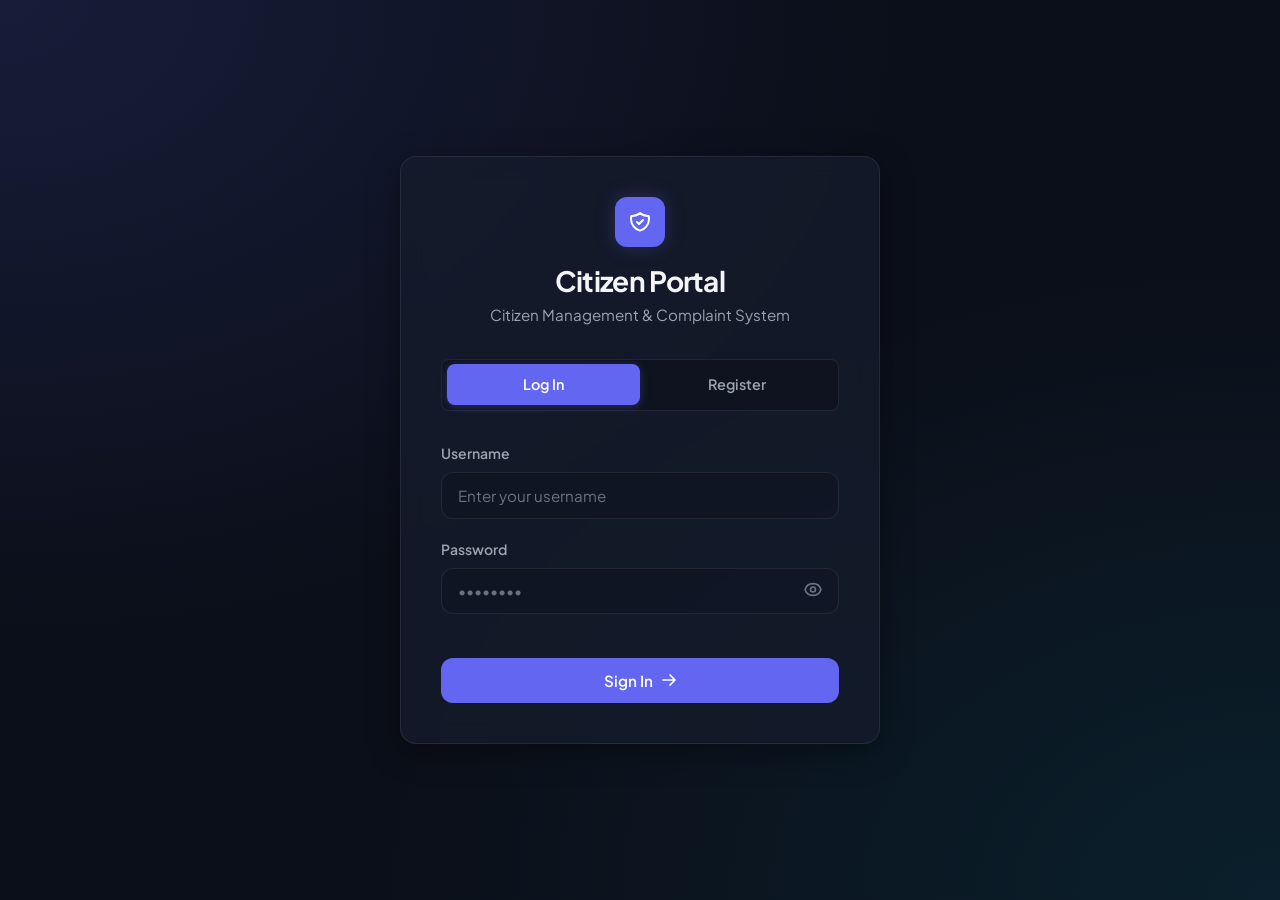
<file: index.html>
<!DOCTYPE html>
<html lang="en">
<head>
  <meta charset="UTF-8">
  <meta name="viewport" content="width=device-width, initial-scale=1.0">
  <title>User CMS Dashboard | User CMS Portal</title>
  <link rel="stylesheet" href="style.css">
</head>
<body>

  <div class="app-container">
    
    <!-- Sidebar Navigation -->
    <aside class="sidebar">
      <div class="sidebar-top">
        <div class="brand">
          <div class="brand-icon">
            <svg fill="none" stroke="currentColor" viewBox="0 0 24 24" xmlns="http://www.w3.org/2000/svg">
              <path stroke-linecap="round" stroke-linejoin="round" stroke-width="2" d="M9 12l2 2 4-4m5.618-4.016A11.955 11.955 0 0112 2.944a11.955 11.955 0 01-8.618 3.04A12.02 12.02 0 003 9c0 5.591 3.824 10.29 9 11.622 5.176-1.332 9-6.03 9-11.622 0-1.042-.133-2.052-.382-3.016z"></path>
            </svg>
          </div>
          <span class="brand-title">User CMS</span>
        </div>

        <nav>
          <ul class="nav-menu">
            <li class="nav-item active" id="nav-dashboard">
              <a href="#" onclick="switchSection('dashboard')">
                <svg fill="none" stroke="currentColor" stroke-width="2" viewBox="0 0 24 24" width="18" height="18" xmlns="http://www.w3.org/2000/svg">
                  <path stroke-linecap="round" stroke-linejoin="round" d="M4 6a2 2 0 012-2h2a2 2 0 012 2v4a2 2 0 01-2 2H6a2 2 0 01-2-2V6zM14 6a2 2 0 012-2h2a2 2 0 012 2v4a2 2 0 01-2 2h-2a2 2 0 01-2-2V6zM4 16a2 2 0 012-2h2a2 2 0 012 2v4a2 2 0 01-2 2H6a2 2 0 01-2-2v-4zM14 16a2 2 0 012-2h2a2 2 0 012 2v4a2 2 0 01-2 2h-2a2 2 0 01-2-2v-4z"></path>
                </svg>
                Overview
              </a>
            </li>
            <li class="nav-item" id="nav-profile">
              <a href="#profile-section" onclick="scrollToElement('profile-section')">
                <svg fill="none" stroke="currentColor" stroke-width="2" viewBox="0 0 24 24" width="18" height="18" xmlns="http://www.w3.org/2000/svg">
                  <path stroke-linecap="round" stroke-linejoin="round" d="M16 7a4 4 0 11-8 0 4 4 0 018 0zM12 14a7 7 0 00-7 7h14a7 7 0 00-7-7z"></path>
                </svg>
                My Profile
              </a>
            </li>
            <li class="nav-item" id="nav-history">
              <a href="#complaints-history-section" onclick="scrollToElement('complaints-history-section')">
                <svg fill="none" stroke="currentColor" stroke-width="2" viewBox="0 0 24 24" width="18" height="18" xmlns="http://www.w3.org/2000/svg">
                  <path stroke-linecap="round" stroke-linejoin="round" d="M9 5H7a2 2 0 00-2 2v12a2 2 0 002 2h10a2 2 0 002-2V7a2 2 0 00-2-2h-2M9 5a2 2 0 002 2h2a2 2 0 002-2M9 5a2 2 0 012-2h2a2 2 0 012 2m-3 7h3m-3 4h3m-6-4h.01M9 16h.01"></path>
                </svg>
                My Complaints
              </a>
            </li>
          </ul>
        </nav>
      </div>

      <!-- User Profile Box -->
      <div class="user-profile">
        <div class="user-avatar" id="avatar-initials">JS</div>
        <div class="user-details">
          <span class="user-name" id="profile-name">Jane Smith</span>
          <span class="user-citizen-id" id="profile-id">citizen@example.com</span>
        </div>
        <button class="logout-btn" onclick="logoutUser()" title="Logout">
          <svg fill="none" stroke="currentColor" stroke-width="2" viewBox="0 0 24 24" width="20" height="20" xmlns="http://www.w3.org/2000/svg">
            <path stroke-linecap="round" stroke-linejoin="round" d="M17 16l4-4m0 0l-4-4m4 4H7m6 4v1a3 3 0 01-3 3H6a3 3 0 01-3-3V7a3 3 0 013-3h4a3 3 0 013 3v1"></path>
          </svg>
        </button>
      </div>
    </aside>

    <!-- Main Content Area -->
    <main class="main-content">
      
      <!-- Top Dashboard Header -->
      <header class="dashboard-header">
        <div class="welcome-msg">
          <h1 id="welcome-text">Welcome, Jane Smith</h1>
          <p>Lodge, trace, and monitor public issues in your local constituency.</p>
        </div>
      </header>

      <!-- Stats Grid -->
      <div class="stats-grid">
        <div class="stat-card glass-panel animate-fade-in" style="animation-delay: 0.1s;">
          <div class="stat-info">
            <span class="stat-label">Total Submitted</span>
            <span class="stat-value" id="stats-total">0</span>
          </div>
          <div class="stat-icon stat-icon-total">
            <svg fill="none" stroke="currentColor" stroke-width="2" viewBox="0 0 24 24" width="24" height="24" xmlns="http://www.w3.org/2000/svg">
              <path stroke-linecap="round" stroke-linejoin="round" d="M9 12h6m-6 4h6m2 5H7a2 2 0 01-2-2V5a2 2 0 012-2h5.586a1 1 0 01.707.293l5.414 5.414a1 1 0 01.293.707V19a2 2 0 01-2 2z"></path>
            </svg>
          </div>
        </div>

        <div class="stat-card glass-panel animate-fade-in" style="animation-delay: 0.2s;">
          <div class="stat-info">
            <span class="stat-label">Pending Review</span>
            <span class="stat-value" id="stats-pending">0</span>
          </div>
          <div class="stat-icon stat-icon-pending">
            <svg fill="none" stroke="currentColor" stroke-width="2" viewBox="0 0 24 24" width="24" height="24" xmlns="http://www.w3.org/2000/svg">
              <path stroke-linecap="round" stroke-linejoin="round" d="M12 8v4l3 3m6-3a9 9 0 11-18 0 9 9 0 0118 0z"></path>
            </svg>
          </div>
        </div>

        <div class="stat-card glass-panel animate-fade-in" style="animation-delay: 0.3s;">
          <div class="stat-info">
            <span class="stat-label">In Progress</span>
            <span class="stat-value" id="stats-progress">0</span>
          </div>
          <div class="stat-icon stat-icon-progress">
            <svg fill="none" stroke="currentColor" stroke-width="2" viewBox="0 0 24 24" width="24" height="24" xmlns="http://www.w3.org/2000/svg">
              <path stroke-linecap="round" stroke-linejoin="round" d="M10.325 4.317c.426-1.756 2.924-1.756 3.35 0a1.724 1.724 0 002.573 1.066c1.543-.94 3.31.826 2.37 2.37a1.724 1.724 0 001.065 2.572c1.756.426 1.756 2.924 0 3.35a1.724 1.724 0 00-1.066 2.573c.94 1.543-.826 3.31-2.37 2.37a1.724 1.724 0 00-2.572 1.065c-.426 1.756-2.924 1.756-3.35 0a1.724 1.724 0 00-2.573-1.066c-1.543.94-3.31-.826-2.37-2.37a1.724 1.724 0 00-1.065-2.572c-1.756-.426-1.756-2.924 0-3.35a1.724 1.724 0 001.066-2.573c-.94-1.543.826-3.31 2.37-2.37.996.608 2.296.07 2.572-1.065z"></path>
              <path stroke-linecap="round" stroke-linejoin="round" d="M15 12a3 3 0 11-6 0 3 3 0 016 0z"></path>
            </svg>
          </div>
        </div>

        <div class="stat-card glass-panel animate-fade-in" style="animation-delay: 0.4s;">
          <div class="stat-info">
            <span class="stat-label">Resolved Issues</span>
            <span class="stat-value" id="stats-resolved">0</span>
          </div>
          <div class="stat-icon stat-icon-resolved">
            <svg fill="none" stroke="currentColor" stroke-width="2" viewBox="0 0 24 24" width="24" height="24" xmlns="http://www.w3.org/2000/svg">
              <path stroke-linecap="round" stroke-linejoin="round" d="M9 12l2 2 4-4m6 2a9 9 0 11-18 0 9 9 0 0118 0z"></path>
            </svg>
          </div>
        </div>
      </div>

      <!-- Dashboard Primary Sections -->
      <div class="dashboard-sections">
        
        <!-- Profile Section -->
        <section id="profile-section" class="section-card glass-panel animate-fade-in" style="animation-delay: 0.5s; display: none;">
          <h2 class="section-card-title">
            <svg fill="none" stroke="currentColor" stroke-width="2" viewBox="0 0 24 24" width="20" height="20" xmlns="http://www.w3.org/2000/svg">
              <path stroke-linecap="round" stroke-linejoin="round" d="M16 7a4 4 0 11-8 0 4 4 0 018 0zM12 14a7 7 0 00-7 7h14a7 7 0 00-7-7z"></path>
            </svg>
            Personal Details
          </h2>
          
          <form id="profile-form" onsubmit="updateProfile(event)">
            <div class="form-group">
              <label for="prof-name">Full Name</label>
              <input type="text" id="prof-name" class="input-control" required>
            </div>

            <div class="form-group">
              <label for="prof-username">Username</label>
              <input type="text" id="prof-username" class="input-control" required>
            </div>

            <div class="form-row">
              <div class="form-group">
                <label for="prof-nic">NIC Number</label>
                <input type="text" id="prof-nic" class="input-control" disabled style="opacity: 0.7; cursor: not-allowed;">
              </div>
              <div class="form-group">
                <label for="prof-email">Email Address</label>
                <input type="email" id="prof-email" class="input-control" disabled style="opacity: 0.7; cursor: not-allowed;">
              </div>
            </div>

            <div class="form-row">
              <div class="form-group">
                <label for="prof-province">Province</label>
                <select id="prof-province" class="input-control" required style="appearance: none; background-image: url('data:image/svg+xml;charset=utf-8,%3Csvg xmlns%3D%22http%3A%2F%2Fwww.w3.org%2F2000%2Fsvg%22 fill%3D%22none%22 viewBox%3D%220 0 24 24%22 stroke%3D%22%239ca3af%22 stroke-width%3D%222%22%3E%3Cpath stroke-linecap%3D%22round%22 stroke-linejoin%3D%22round%22 d%3D%22M19 9l-7 7-7-7%22%2F%3E%3C%2Fsvg%3E'); background-repeat: no-repeat; background-position: right 0.75rem center; background-size: 1.25rem;">
                  <option value="Central">Central</option>
                  <option value="Eastern">Eastern</option>
                  <option value="North Central">North Central</option>
                  <option value="Northern">Northern</option>
                  <option value="North Western">North Western</option>
                  <option value="Sabaragamuwa">Sabaragamuwa</option>
                  <option value="Southern">Southern</option>
                  <option value="Uva">Uva</option>
                  <option value="Western">Western</option>
                </select>
              </div>
              <div class="form-group">
                <label for="prof-district">District</label>
                <select id="prof-district" class="input-control" required style="appearance: none; background-image: url('data:image/svg+xml;charset=utf-8,%3Csvg xmlns%3D%22http%3A%2F%2Fwww.w3.org%2F2000%2Fsvg%22 fill%3D%22none%22 viewBox%3D%220 0 24 24%22 stroke%3D%22%239ca3af%22 stroke-width%3D%222%22%3E%3Cpath stroke-linecap%3D%22round%22 stroke-linejoin%3D%22round%22 d%3D%22M19 9l-7 7-7-7%22%2F%3E%3C%2Fsvg%3E'); background-repeat: no-repeat; background-position: right 0.75rem center; background-size: 1.25rem;">
                  <option value="Colombo">Colombo</option>
                  <option value="Gampaha">Gampaha</option>
                  <option value="Kalutara">Kalutara</option>
                  <option value="Kandy">Kandy</option>
                  <option value="Matale">Matale</option>
                  <option value="Nuwara Eliya">Nuwara Eliya</option>
                  <option value="Galle">Galle</option>
                  <option value="Matara">Matara</option>
                  <option value="Hambantota">Hambantota</option>
                  <option value="Jaffna">Jaffna</option>
                  <option value="Kilinochchi">Kilinochchi</option>
                  <option value="Mannar">Mannar</option>
                  <option value="Vavuniya">Vavuniya</option>
                  <option value="Mullaitivu">Mullaitivu</option>
                  <option value="Batticaloa">Batticaloa</option>
                  <option value="Ampara">Ampara</option>
                  <option value="Trincomalee">Trincomalee</option>
                  <option value="Kurunegala">Kurunegala</option>
                  <option value="Puttalam">Puttalam</option>
                  <option value="Anuradhapura">Anuradhapura</option>
                  <option value="Polonnaruwa">Polonnaruwa</option>
                  <option value="Badulla">Badulla</option>
                  <option value="Moneragala">Moneragala</option>
                  <option value="Ratnapura">Ratnapura</option>
                  <option value="Kegalle">Kegalle</option>
                </select>
              </div>
            </div>

            <div class="form-row">
              <div class="form-group">
                <label for="prof-birthday">Birthday</label>
                <input type="text" id="prof-birthday" class="input-control" placeholder="YYYY-MM-DD" pattern="\d{4}-\d{2}-\d{2}" title="Please enter date as YYYY-MM-DD" required>
              </div>
              <div class="form-group">
                <label for="prof-phone">Phone Number</label>
                <input type="tel" id="prof-phone" class="input-control" required>
              </div>
            </div>

            <div class="form-group">
              <label for="prof-created">Registered At (Member Since)</label>
              <input type="text" id="prof-created" class="input-control" disabled style="opacity: 0.7; cursor: not-allowed; font-weight: bold; color: var(--primary-light);">
            </div>

            <button type="submit" class="btn btn-primary" style="margin-top: 0.5rem; width: 100%;">
              Save Changes
              <svg fill="none" stroke="currentColor" stroke-width="2.5" viewBox="0 0 24 24" width="16" height="16" xmlns="http://www.w3.org/2000/svg">
                <path stroke-linecap="round" stroke-linejoin="round" d="M5 13l4 4L19 7"></path>
              </svg>
            </button>
          </form>
        </section>

        <!-- Column 2: History Board -->
        <section id="complaints-history-section" class="section-card glass-panel animate-fade-in" style="animation-delay: 0.6s;">
          <div style="display: flex; justify-content: space-between; align-items: center; margin-bottom: 1.5rem;">
            <h2 class="section-card-title" style="margin-bottom: 0;">
              <svg fill="none" stroke="currentColor" stroke-width="2" viewBox="0 0 24 24" width="20" height="20" xmlns="http://www.w3.org/2000/svg">
                <path stroke-linecap="round" stroke-linejoin="round" d="M9 12h6m-6 4h6m2 5H7a2 2 0 01-2-2V5a2 2 0 012-2h5.586a1 1 0 01.707.293l5.414 5.414a1 1 0 01.293.707V19a2 2 0 01-2 2z"></path>
              </svg>
              Complaint History
            </h2>
            <button class="btn btn-primary" onclick="toggleNewComplaintForm()">+ File New Complaint</button>
          </div>

          <!-- Hidden Form -->
          <div id="new-complaint-form-container" style="display: none; margin-bottom: 2rem; padding: 1.5rem; background: rgba(255,255,255,0.05); border-radius: 12px; border: 1px solid rgba(255,255,255,0.1);">
            <h3 style="margin-bottom: 1rem; font-size: 1.1rem;">Submit a New Complaint</h3>
            <form id="complaint-form" onsubmit="submitComplaint(event)">
              <div class="form-group">
                <label for="complaint-title">Complaint Title / Summary</label>
                <input type="text" id="complaint-title" class="input-control" placeholder="Brief outline of the issue" required>
              </div>
              <div class="form-row">
                <div class="form-group">
                  <label for="complaint-category">Issue Category</label>
                  <select id="complaint-category" class="input-control" required style="appearance: none; background-image: url('data:image/svg+xml;charset=utf-8,%3Csvg xmlns%3D%22http%3A%2F%2Fwww.w3.org%2F2000%2Fsvg%22 fill%3D%22none%22 viewBox%3D%220 0 24 24%22 stroke%3D%22%239ca3af%22 stroke-width%3D%222%22%3E%3Cpath stroke-linecap%3D%22round%22 stroke-linejoin%3D%22round%22 d%3D%22M19 9l-7 7-7-7%22%2F%3E%3C%2Fsvg%3E'); background-repeat: no-repeat; background-position: right 0.75rem center; background-size: 1.25rem;">
                    <option value="" disabled selected>Select category</option>
                    <option value="Roads & Transport">Roads & Transport</option>
                    <option value="Sanitation & Waste">Sanitation & Waste</option>
                    <option value="Water & Power">Water & Power</option>
                    <option value="Public Safety">Public Safety</option>
                    <option value="Cyber Services">Cyber Services</option>
                    <option value="Other">Other</option>
                  </select>
                </div>
                <div class="form-group">
                  <label for="complaint-urgency">Urgency Level</label>
                  <select id="complaint-urgency" class="input-control" required style="appearance: none; background-image: url('data:image/svg+xml;charset=utf-8,%3Csvg xmlns%3D%22http%3A%2F%2Fwww.w3.org%2F2000%2Fsvg%22 fill%3D%22none%22 viewBox%3D%220 0 24 24%22 stroke%3D%22%239ca3af%22 stroke-width%3D%222%22%3E%3Cpath stroke-linecap%3D%22round%22 stroke-linejoin%3D%22round%22 d%3D%22M19 9l-7 7-7-7%22%2F%3E%3C%2Fsvg%3E'); background-repeat: no-repeat; background-position: right 0.75rem center; background-size: 1.25rem;">
                    <option value="Low">Low (General suggestion/Feedback)</option>
                    <option value="Medium" selected>Medium (Standard intervention needed)</option>
                    <option value="High">High (Immediate action required)</option>
                  </select>
                </div>
              </div>
              <div class="form-group">
                <label for="complaint-location">Incident Location / Area</label>
                <input type="text" id="complaint-location" class="input-control" placeholder="Street Address, Block, Neighborhood" required>
              </div>
              <div class="form-group">
                <label for="complaint-description">Detailed Description</label>
                <textarea id="complaint-description" class="input-control textarea" placeholder="Provide as much detail as possible..." required></textarea>
              </div>
              <div style="display: flex; gap: 1rem; margin-top: 1rem;">
                <button type="button" class="btn" style="background: rgba(255,255,255,0.1); color: white; border: none; flex: 1;" onclick="toggleNewComplaintForm()">Cancel</button>
                <button type="submit" class="btn btn-primary" style="flex: 2;">Submit Complaint</button>
              </div>
            </form>
          </div>

          <div class="filter-bar">
            <!-- Search bar -->
            <div class="search-wrapper">
              <svg class="search-icon" fill="none" stroke="currentColor" stroke-width="2" viewBox="0 0 24 24" width="18" height="18" xmlns="http://www.w3.org/2000/svg">
                <path stroke-linecap="round" stroke-linejoin="round" d="M21 21l-6-6m2-5a7 7 0 11-14 0 7 7 0 0114 0z"></path>
              </svg>
              <input type="text" id="complaint-search" class="input-control" placeholder="Search by title, location or ID..." oninput="applyFilters()">
            </div>

            <!-- Status chips -->
            <div class="status-filters">
              <button class="filter-chip active" id="filter-all" onclick="filterByStatus('all')">All</button>
              <button class="filter-chip" id="filter-pending" onclick="filterByStatus('pending')">Pending</button>
              <button class="filter-chip" id="filter-progress" onclick="filterByStatus('in progress')">In Progress</button>
              <button class="filter-chip" id="filter-resolved" onclick="filterByStatus('resolved')">Resolved</button>
            </div>
          </div>

          <!-- Dynamic Complaint Cards List -->
          <div class="complaints-list" id="complaints-list-container">
            <!-- Dynamically populated or empty-state default -->
            <div class="empty-state">
              <svg fill="none" stroke="currentColor" stroke-width="1" viewBox="0 0 24 24" xmlns="http://www.w3.org/2000/svg">
                <path stroke-linecap="round" stroke-linejoin="round" d="M20.25 7.5l-.625 10.632a2.25 2.25 0 01-2.247 2.118H6.622a2.25 2.25 0 01-2.247-2.118L3.75 7.5m6 4.125l2.25 2.25m0 0l2.25 2.25m-2.25-2.25l-2.25 2.25m2.25-2.25l2.25-2.25M3.75 7.5L5.625 3.75A1.875 1.875 0 017.375 2.5h9.25c.783 0 1.482.453 1.785 1.176L20.25 7.5"></path>
              </svg>
              <p>No complaints submitted yet.</p>
            </div>
          </div>
        </section>

      </div>
    </main>
  </div>

  <!-- Detail view slide-in drawer -->
  <div class="drawer-overlay" id="drawer-overlay" onclick="closeDrawer()"></div>
  
  <div class="drawer" id="complaint-drawer">
    <div class="drawer-header">
      <div class="drawer-title-area">
        <span class="drawer-id" id="drawer-complaint-id">#CMP-1029</span>
        <h3 class="drawer-title" id="drawer-complaint-title">Broken Streetlamp</h3>
      </div>
      <button class="btn-icon" onclick="closeDrawer()" title="Close details">
        <svg fill="none" stroke="currentColor" stroke-width="2" viewBox="0 0 24 24" width="20" height="20" xmlns="http://www.w3.org/2000/svg">
          <path stroke-linecap="round" stroke-linejoin="round" d="M6 18L18 6M6 6l12 12"></path>
        </svg>
      </button>
    </div>
    
    <div class="drawer-body">
      
      <!-- Meta Information -->
      <div class="drawer-meta-grid">
        <div class="drawer-meta-item">
          <span class="drawer-section-label">Category</span>
          <div class="drawer-meta-val" id="drawer-category">Public Utilities</div>
        </div>
        <div class="drawer-meta-item">
          <span class="drawer-section-label">Urgency</span>
          <div class="drawer-meta-val" id="drawer-urgency" style="margin-top: 0.35rem;">
            <!-- Badge will go here -->
          </div>
        </div>
        <div class="drawer-meta-item">
          <span class="drawer-section-label">Lodge Date</span>
          <div class="drawer-meta-val" id="drawer-date">June 12, 2026</div>
        </div>
        <div class="drawer-meta-item">
          <span class="drawer-section-label">Location</span>
          <div class="drawer-meta-val" id="drawer-location">Main Ave, Block C</div>
        </div>
      </div>

      <!-- Description -->
      <div class="drawer-section">
        <span class="drawer-section-label">Narrative / Description</span>
        <div class="drawer-content-box" id="drawer-desc">
          Details about the issue will go here.
        </div>
      </div>

      <!-- Attached File Preview -->
      <div class="drawer-section" id="drawer-attachment-section" style="display: none;">
        <span class="drawer-section-label">Attachments</span>
        <div class="drawer-content-box" id="drawer-attachment-box">
          <!-- Attachment details here -->
        </div>
      </div>

      <!-- Interactive Progress Timeline -->
      <div class="drawer-section">
        <span class="drawer-section-label">Progress Tracking</span>
        <div class="timeline" id="drawer-timeline">
          <!-- Step 1 -->
          <div class="timeline-step" id="step-submitted">
            <div class="timeline-dot"></div>
            <div class="timeline-header">
              <span class="timeline-step-title">Complaint Filed</span>
              <span class="timeline-date" id="timeline-date-submitted">-</span>
            </div>
            <p class="timeline-desc">Lodge reported successfully. Handed over to regional administrative body.</p>
          </div>
          <!-- Step 2 -->
          <div class="timeline-step" id="step-under-review">
            <div class="timeline-dot"></div>
            <div class="timeline-header">
              <span class="timeline-step-title">Under Review</span>
              <span class="timeline-date" id="timeline-date-review">-</span>
            </div>
            <p class="timeline-desc">Assigned investigator is examining logs and location details.</p>
          </div>
          <!-- Step 3 -->
          <div class="timeline-step" id="step-in-progress">
            <div class="timeline-dot"></div>
            <div class="timeline-header">
              <span class="timeline-step-title">Action Initiated</span>
              <span class="timeline-date" id="timeline-date-progress">-</span>
            </div>
            <p class="timeline-desc">Maintenance team dispatched to initiate repairs or address the issue.</p>
          </div>
          <!-- Step 4 -->
          <div class="timeline-step" id="step-resolved">
            <div class="timeline-dot"></div>
            <div class="timeline-header">
              <span class="timeline-step-title">Resolved</span>
              <span class="timeline-date" id="timeline-date-resolved">-</span>
            </div>
            <p class="timeline-desc">Issue resolved. Closure remarks uploaded by handling unit.</p>
          </div>
        </div>
      </div>

      <!-- Action Response / Resolution Logs -->
      <div class="drawer-section" id="admin-comment-section" style="display: none;">
        <span class="drawer-section-label">Official Resolution Remarks</span>
        <div class="drawer-content-box" id="admin-comment-box" style="border-left: 4px solid var(--success);">
          Remarks...
        </div>
      </div>

    </div>
  </div>

  <!-- Toast Notification Container -->
  <div id="toast-container" class="toast-container"></div>

  <script src="app.js?v=3"></script>
</body>
</html>
</file>
<file: style.css>
@import url('https://fonts.googleapis.com/css2?family=Plus+Jakarta+Sans:wght@300;400;500;600;700;800&display=swap');

:root {
  /* Colors */
  --bg-main: #0b0f19;
  --bg-card: rgba(22, 28, 45, 0.75);
  --bg-input: rgba(15, 21, 36, 0.6);
  --border-color: rgba(255, 255, 255, 0.08);
  --border-focus: rgba(99, 102, 241, 0.5);
  
  --text-main: #f3f4f6;
  --text-muted: #9ca3af;
  --text-dimmed: #6b7280;
  
  --primary: #6366f1;
  --primary-hover: #4f46e5;
  --primary-glow: rgba(99, 102, 241, 0.25);
  
  --success: #10b981;
  --success-bg: rgba(16, 185, 129, 0.12);
  --success-border: rgba(16, 185, 129, 0.3);
  
  --warning: #f59e0b;
  --warning-bg: rgba(245, 158, 11, 0.12);
  --warning-border: rgba(245, 158, 11, 0.3);
  
  --danger: #ef4444;
  --danger-bg: rgba(239, 68, 68, 0.12);
  --danger-border: rgba(239, 68, 68, 0.3);

  --info: #06b6d4;
  --info-bg: rgba(6, 182, 212, 0.12);
  --info-border: rgba(6, 182, 212, 0.3);
  
  /* Fonts & Styling details */
  --font-sans: 'Plus Jakarta Sans', sans-serif;
  --radius-lg: 16px;
  --radius-md: 12px;
  --radius-sm: 8px;
  
  --transition-fast: 0.2s cubic-bezier(0.4, 0, 0.2, 1);
  --transition-normal: 0.3s cubic-bezier(0.4, 0, 0.2, 1);
  --transition-slow: 0.5s cubic-bezier(0.4, 0, 0.2, 1);
  
  --shadow-glow: 0 8px 32px 0 rgba(0, 0, 0, 0.37);
  --shadow-inset: inset 0 2px 4px 0 rgba(0, 0, 0, 0.2);
}

/* Reset */
*, *::before, *::after {
  box-sizing: border-box;
  margin: 0;
  padding: 0;
}

body {
  font-family: var(--font-sans);
  background-color: var(--bg-main);
  background-image: 
    radial-gradient(at 0% 0%, rgba(99, 102, 241, 0.15) 0px, transparent 50%),
    radial-gradient(at 100% 100%, rgba(6, 182, 212, 0.1) 0px, transparent 50%);
  background-attachment: fixed;
  color: var(--text-main);
  min-height: 100vh;
  overflow-x: hidden;
  line-height: 1.5;
}

/* Scrollbar */
::-webkit-scrollbar {
  width: 8px;
  height: 8px;
}
::-webkit-scrollbar-track {
  background: var(--bg-main);
}
::-webkit-scrollbar-thumb {
  background: rgba(255, 255, 255, 0.1);
  border-radius: 4px;
}
::-webkit-scrollbar-thumb:hover {
  background: rgba(255, 255, 255, 0.2);
}

/* Typography & Links */
h1, h2, h3, h4, h5, h6 {
  font-weight: 700;
  letter-spacing: -0.025em;
  line-height: 1.25;
}

a {
  color: var(--primary);
  text-decoration: none;
  transition: var(--transition-fast);
}
a:hover {
  color: var(--text-main);
}

/* Utilities / Glassmorphism Container */
.glass-panel {
  background: var(--bg-card);
  backdrop-filter: blur(12px);
  -webkit-backdrop-filter: blur(12px);
  border: 1px solid var(--border-color);
  border-radius: var(--radius-lg);
  box-shadow: var(--shadow-glow);
}

/* Animations */
@keyframes fadeIn {
  from { opacity: 0; transform: translateY(10px); }
  to { opacity: 1; transform: translateY(0); }
}

@keyframes slideInRight {
  from { transform: translateX(100%); }
  to { transform: translateX(0); }
}

@keyframes pulseGlow {
  0%, 100% { box-shadow: 0 0 15px rgba(99, 102, 241, 0.2); }
  50% { box-shadow: 0 0 25px rgba(99, 102, 241, 0.45); }
}

.animate-fade-in {
  animation: fadeIn var(--transition-normal) forwards;
}

/* Forms & Inputs */
.form-group {
  margin-bottom: 1.25rem;
  display: flex;
  flex-direction: column;
  gap: 0.5rem;
}

.form-group label {
  font-size: 0.875rem;
  font-weight: 600;
  color: var(--text-muted);
}

.input-control {
  background: var(--bg-input);
  border: 1px solid var(--border-color);
  color: var(--text-main);
  padding: 0.8rem 1rem;
  border-radius: var(--radius-md);
  font-family: var(--font-sans);
  font-size: 0.95rem;
  outline: none;
  transition: var(--transition-fast);
  width: 100%;
}

.input-control:focus {
  border-color: var(--border-focus);
  box-shadow: 0 0 0 4px var(--primary-glow);
  background-color: rgba(15, 21, 36, 0.8);
}

.input-control::placeholder {
  color: var(--text-dimmed);
}

.input-control.textarea {
  min-height: 100px;
  resize: vertical;
}

/* Buttons */
.btn {
  display: inline-flex;
  align-items: center;
  justify-content: center;
  gap: 0.5rem;
  padding: 0.8rem 1.5rem;
  border-radius: var(--radius-md);
  font-family: var(--font-sans);
  font-weight: 600;
  font-size: 0.95rem;
  cursor: pointer;
  transition: var(--transition-fast);
  border: none;
  text-align: center;
}

.btn-primary {
  background: var(--primary);
  color: white;
}

.btn-primary:hover {
  background: var(--primary-hover);
  transform: translateY(-1px);
  box-shadow: 0 4px 12px var(--primary-glow);
}

.btn-primary:active {
  transform: translateY(0);
}

.btn:disabled {
  opacity: 0.5;
  cursor: not-allowed;
  pointer-events: none;
}

.btn-outline {
  background: transparent;
  color: var(--text-muted);
  border: 1px solid var(--border-color);
}

.btn-outline:hover {
  background: rgba(255, 255, 255, 0.05);
  color: var(--text-main);
  border-color: rgba(255, 255, 255, 0.2);
}

.btn-status-pending.active {
  background: var(--danger);
  color: white;
  border-color: var(--danger);
}

.btn-status-progress.active {
  background: var(--warning);
  color: white;
  border-color: var(--warning);
}

.btn-status-resolved.active {
  background: rgba(16, 185, 129, 0.1);
  border-color: var(--success);
  color: var(--success);
}

.btn-status-rejected.active {
  background: rgba(239, 68, 68, 0.1);
  border-color: var(--danger);
  color: var(--danger);
}

.btn-secondary {
  background: rgba(255, 255, 255, 0.05);
  color: var(--text-main);
  border: 1px solid var(--border-color);
}

.btn-secondary:hover {
  background: rgba(255, 255, 255, 0.1);
  border-color: rgba(255, 255, 255, 0.2);
}

.btn-icon {
  padding: 0.5rem;
  border-radius: 50%;
  display: inline-flex;
  align-items: center;
  justify-content: center;
  color: var(--text-muted);
  cursor: pointer;
  background: transparent;
  border: none;
  transition: var(--transition-fast);
}

.btn-icon:hover {
  background: rgba(255, 255, 255, 0.08);
  color: var(--text-main);
}

/* Status Badges */
.badge {
  display: inline-flex;
  align-items: center;
  gap: 0.375rem;
  padding: 0.25rem 0.75rem;
  border-radius: 9999px;
  font-size: 0.75rem;
  font-weight: 700;
  text-transform: uppercase;
  letter-spacing: 0.05em;
  width: fit-content;
}

.badge::before {
  content: '';
  width: 6px;
  height: 6px;
  border-radius: 50%;
  background: currentColor;
}

.badge-pending {
  background: var(--danger-bg);
  color: var(--danger);
  border: 1px solid var(--danger-border);
}

.badge-progress {
  background: var(--warning-bg);
  color: var(--warning);
  border: 1px solid var(--warning-border);
}

.badge-resolved {
  background: var(--success-bg);
  color: var(--success);
  border: 1px solid var(--success-border);
}

.badge-rejected {
  background: rgba(239, 68, 68, 0.1);
  color: var(--danger);
}

.badge-priority-high {
  background: rgba(239, 68, 68, 0.15);
  color: #f87171;
  border: 1px solid rgba(239, 68, 68, 0.3);
}

.badge-priority-medium {
  background: rgba(245, 158, 11, 0.15);
  color: #fbbf24;
  border: 1px solid rgba(245, 158, 11, 0.3);
}

.badge-priority-low {
  background: rgba(6, 182, 212, 0.15);
  color: #22d3ee;
  border: 1px solid rgba(6, 182, 212, 0.3);
}

/* Toast Messages */
.toast-container {
  position: fixed;
  bottom: 2rem;
  right: 2rem;
  z-index: 1000;
  display: flex;
  flex-direction: column;
  gap: 0.75rem;
  max-width: 400px;
}

.toast {
  background: rgba(22, 28, 45, 0.95);
  border: 1px solid var(--border-color);
  padding: 1rem 1.25rem;
  border-radius: var(--radius-md);
  box-shadow: var(--shadow-glow);
  backdrop-filter: blur(8px);
  display: flex;
  align-items: center;
  gap: 0.75rem;
  animation: fadeIn 0.3s cubic-bezier(0.16, 1, 0.3, 1) forwards;
  color: var(--text-main);
  font-size: 0.9rem;
}

.toast-success { border-left: 4px solid var(--success); }
.toast-error { border-left: 4px solid var(--danger); }
.toast-info { border-left: 4px solid var(--info); }

/* ==========================================================================
   AUTHENTICATION LAYOUT & VIEWS (login.html)
   ========================================================================== */
.auth-wrapper {
  display: flex;
  align-items: center;
  justify-content: center;
  min-height: 100vh;
  padding: 1.5rem;
}

.auth-container {
  width: 100%;
  max-width: 480px;
  padding: 2.5rem;
  position: relative;
  overflow: hidden;
}

.auth-header {
  text-align: center;
  margin-bottom: 2rem;
}

.auth-logo {
  display: inline-flex;
  align-items: center;
  justify-content: center;
  width: 50px;
  height: 50px;
  border-radius: var(--radius-md);
  background: var(--primary);
  color: white;
  margin-bottom: 1rem;
  box-shadow: 0 0 20px var(--primary-glow);
}

.auth-logo svg {
  width: 24px;
  height: 24px;
}

.auth-title {
  font-size: 1.75rem;
  color: var(--text-main);
  margin-bottom: 0.35rem;
}

.auth-subtitle {
  color: var(--text-muted);
  font-size: 0.95rem;
}

.auth-tabs {
  display: flex;
  background: rgba(0, 0, 0, 0.2);
  padding: 0.3rem;
  border-radius: var(--radius-sm);
  margin-bottom: 2rem;
  border: 1px solid var(--border-color);
}

.auth-tab {
  flex: 1;
  text-align: center;
  padding: 0.6rem;
  font-weight: 600;
  font-size: 0.9rem;
  cursor: pointer;
  border-radius: var(--radius-sm);
  transition: var(--transition-fast);
  color: var(--text-muted);
}

.auth-tab.active {
  background: var(--primary);
  color: white;
  box-shadow: 0 2px 10px rgba(99, 102, 241, 0.3);
}

.auth-form {
  display: none;
}

.auth-form.active {
  display: block;
  animation: fadeIn 0.4s ease forwards;
}

.password-input-wrapper {
  position: relative;
}

.password-input-wrapper input {
  padding-right: 3rem;
}

.password-toggle {
  position: absolute;
  right: 0.75rem;
  top: 50%;
  transform: translateY(-50%);
  background: transparent;
  border: none;
  color: var(--text-dimmed);
  cursor: pointer;
  padding: 0.25rem;
}

.password-toggle:hover {
  color: var(--text-main);
}

/* ==========================================================================
   APP / DASHBOARD LAYOUT & VIEWS (index.html)
   ========================================================================== */
.app-container {
  display: grid;
  grid-template-columns: 280px 1fr;
  min-height: 100vh;
}

/* Sidebar Styling */
.sidebar {
  border-right: 1px solid var(--border-color);
  background: rgba(15, 21, 36, 0.9);
  padding: 2rem 1.5rem;
  display: flex;
  flex-direction: column;
  justify-content: space-between;
  backdrop-filter: blur(12px);
  -webkit-backdrop-filter: blur(12px);
}

.sidebar-top {
  display: flex;
  flex-direction: column;
  gap: 2rem;
}

.brand {
  display: flex;
  align-items: center;
  gap: 0.75rem;
}

.brand-icon {
  width: 38px;
  height: 38px;
  border-radius: var(--radius-sm);
  background: var(--primary);
  display: flex;
  align-items: center;
  justify-content: center;
  color: white;
  box-shadow: 0 0 15px var(--primary-glow);
}

.brand-title {
  font-size: 1.15rem;
  font-weight: 800;
  background: linear-gradient(135deg, #fff 0%, var(--text-muted) 100%);
  -webkit-background-clip: text;
  -webkit-text-fill-color: transparent;
}

.nav-menu {
  display: flex;
  flex-direction: column;
  gap: 0.5rem;
  list-style: none;
}

.nav-item a {
  display: flex;
  align-items: center;
  gap: 0.75rem;
  padding: 0.75rem 1rem;
  border-radius: var(--radius-md);
  color: var(--text-muted);
  font-weight: 600;
  transition: var(--transition-fast);
}

.nav-item.active a,
.nav-item a:hover {
  background: rgba(99, 102, 241, 0.1);
  color: var(--primary);
}

.nav-item.active a {
  border-left: 3px solid var(--primary);
  border-top-left-radius: 0;
  border-bottom-left-radius: 0;
}

.user-profile {
  display: flex;
  align-items: center;
  gap: 0.75rem;
  padding-top: 1.5rem;
  border-top: 1px solid var(--border-color);
}

.user-avatar {
  width: 42px;
  height: 42px;
  border-radius: 50%;
  background: linear-gradient(135deg, var(--primary) 0%, var(--info) 100%);
  display: flex;
  align-items: center;
  justify-content: center;
  color: white;
  font-weight: 700;
  font-size: 1rem;
  box-shadow: 0 4px 10px rgba(0, 0, 0, 0.2);
}

.user-details {
  display: flex;
  flex-direction: column;
  min-width: 0;
}

.user-name {
  font-size: 0.9rem;
  font-weight: 700;
  color: var(--text-main);
  white-space: nowrap;
  overflow: hidden;
  text-overflow: ellipsis;
}

.user-citizen-id {
  font-size: 0.75rem;
  color: var(--text-dimmed);
}

.logout-btn {
  margin-left: auto;
  color: var(--text-dimmed);
  cursor: pointer;
  background: transparent;
  border: none;
  transition: var(--transition-fast);
  padding: 0.25rem;
  border-radius: 50%;
  display: flex;
  align-items: center;
  justify-content: center;
}

.logout-btn:hover {
  color: var(--danger);
  background: rgba(239, 68, 68, 0.1);
}

/* Main Dashboard Area */
.main-content {
  padding: 2rem 2.5rem;
  overflow-y: auto;
  max-height: 100vh;
}

/* Header Info */
.dashboard-header {
  display: flex;
  justify-content: space-between;
  align-items: center;
  margin-bottom: 2rem;
}

.welcome-msg h1 {
  font-size: 1.85rem;
  margin-bottom: 0.25rem;
}

.welcome-msg p {
  color: var(--text-muted);
  font-size: 0.95rem;
}

/* Stats Counter Grid */
.stats-grid {
  display: grid;
  grid-template-columns: repeat(4, 1fr);
  gap: 1.5rem;
  margin-bottom: 2rem;
}

.stat-card {
  padding: 1.25rem 1.5rem;
  display: flex;
  align-items: center;
  justify-content: space-between;
}

.stat-info {
  display: flex;
  flex-direction: column;
}

.stat-label {
  font-size: 0.8rem;
  font-weight: 700;
  text-transform: uppercase;
  letter-spacing: 0.05em;
  color: var(--text-dimmed);
  margin-bottom: 0.25rem;
}

.stat-value {
  font-size: 1.75rem;
  font-weight: 800;
}

.stat-icon {
  width: 46px;
  height: 46px;
  border-radius: var(--radius-md);
  display: flex;
  align-items: center;
  justify-content: center;
}

.stat-icon-total { background: rgba(99, 102, 241, 0.1); color: var(--primary); }
.stat-icon-pending { background: rgba(239, 68, 68, 0.1); color: var(--danger); }
.stat-icon-progress { background: rgba(245, 158, 11, 0.1); color: var(--warning); }
.stat-icon.badge-resolved {
  background: rgba(16, 185, 129, 0.1);
  color: var(--success);
}

/* Dashboard Sections Configuration */
.dashboard-sections {
  display: grid;
  grid-template-columns: 1.1fr 0.9fr;
  gap: 2rem;
  align-items: start;
}

/* Form Container Style */
.section-card {
  padding: 1.75rem;
}

.section-card-title {
  font-size: 1.2rem;
  margin-bottom: 1.25rem;
  color: var(--text-main);
  display: flex;
  align-items: center;
  gap: 0.5rem;
}

.section-card-title svg {
  color: var(--primary);
  width: 20px;
  height: 20px;
}

/* Custom Drop File Area */
.file-upload-zone {
  border: 2px dashed var(--border-color);
  border-radius: var(--radius-md);
  padding: 1.5rem;
  text-align: center;
  cursor: pointer;
  background: var(--bg-input);
  transition: var(--transition-fast);
}

.file-upload-zone:hover {
  border-color: var(--primary);
  background: rgba(99, 102, 241, 0.05);
}

.file-upload-zone svg {
  color: var(--text-dimmed);
  margin-bottom: 0.5rem;
  width: 32px;
  height: 32px;
}

.file-upload-text {
  font-size: 0.85rem;
  color: var(--text-muted);
  font-weight: 500;
}

.file-upload-text span {
  color: var(--primary);
  font-weight: 700;
}

.file-preview {
  display: flex;
  align-items: center;
  gap: 0.75rem;
  margin-top: 0.75rem;
  padding: 0.5rem;
  border-radius: var(--radius-sm);
  background: rgba(255, 255, 255, 0.05);
  border: 1px solid var(--border-color);
  font-size: 0.8rem;
}

.file-preview img {
  width: 40px;
  height: 40px;
  object-fit: cover;
  border-radius: var(--radius-sm);
}

.file-preview-name {
  flex: 1;
  white-space: nowrap;
  overflow: hidden;
  text-overflow: ellipsis;
  font-weight: 600;
}

/* Grid layout for form category and urgency */
.form-row {
  display: grid;
  grid-template-columns: 1fr 1fr;
  gap: 1rem;
}

/* History, Search & Filter Controls */
.filter-bar {
  display: flex;
  flex-direction: column;
  gap: 1rem;
  margin-bottom: 1.25rem;
}

.search-wrapper {
  position: relative;
}

.search-wrapper input {
  padding-left: 2.5rem;
}

.search-icon {
  position: absolute;
  left: 0.85rem;
  top: 50%;
  transform: translateY(-50%);
  color: var(--text-dimmed);
  pointer-events: none;
}

.status-filters {
  display: flex;
  gap: 0.5rem;
  flex-wrap: wrap;
}

.filter-chip {
  padding: 0.4rem 0.85rem;
  border-radius: 9999px;
  font-size: 0.8rem;
  font-weight: 600;
  cursor: pointer;
  background: rgba(255, 255, 255, 0.04);
  border: 1px solid var(--border-color);
  color: var(--text-muted);
  transition: var(--transition-fast);
}

.filter-chip:hover,
.filter-chip.active {
  color: white;
  border-color: rgba(255, 255, 255, 0.15);
}

.filter-chip.active {
  background: var(--primary);
  border-color: var(--primary);
}

/* Complaints list cards */
.complaints-list {
  display: flex;
  flex-direction: column;
  gap: 1rem;
  max-height: 450px;
  overflow-y: auto;
  padding-right: 0.25rem;
}

.complaint-card {
  padding: 1.25rem;
  cursor: pointer;
  transition: var(--transition-normal);
  border: 1px solid var(--border-color);
  background: rgba(22, 28, 45, 0.4);
}

.complaint-card:hover {
  transform: translateY(-2px);
  border-color: rgba(99, 102, 241, 0.3);
  background: rgba(22, 28, 45, 0.8);
  box-shadow: 0 4px 15px rgba(0, 0, 0, 0.15);
}

.complaint-card-header {
  display: flex;
  justify-content: space-between;
  align-items: start;
  margin-bottom: 0.75rem;
  gap: 0.5rem;
}

.complaint-card-title {
  font-size: 0.95rem;
  font-weight: 700;
  line-height: 1.3;
  word-break: break-word;
}

.complaint-card-desc {
  font-size: 0.85rem;
  color: var(--text-muted);
  margin-bottom: 1rem;
  display: -webkit-box;
  -webkit-line-clamp: 2;
  -webkit-box-orient: vertical;
  overflow: hidden;
  text-overflow: ellipsis;
}

.complaint-card-footer {
  display: flex;
  justify-content: space-between;
  align-items: center;
  font-size: 0.75rem;
  color: var(--text-dimmed);
  border-top: 1px solid rgba(255, 255, 255, 0.05);
  padding-top: 0.75rem;
}

.complaint-meta {
  display: flex;
  align-items: center;
  gap: 0.75rem;
}

.empty-state {
  text-align: center;
  padding: 3rem 1.5rem;
  color: var(--text-dimmed);
}

.empty-state svg {
  margin-bottom: 1rem;
  color: var(--text-dimmed);
  opacity: 0.5;
  width: 48px;
  height: 48px;
}

.empty-state p {
  font-size: 0.9rem;
}

/* ==========================================================================
   DRAWER / DETAIL VIEW MODAL
   ========================================================================== */
.drawer-overlay {
  position: fixed;
  top: 0;
  left: 0;
  width: 100vw;
  height: 100vh;
  background: rgba(4, 7, 12, 0.6);
  backdrop-filter: blur(4px);
  z-index: 900;
  opacity: 0;
  visibility: hidden;
  transition: opacity 0.3s ease, visibility 0.3s ease;
}

.drawer-overlay.active {
  opacity: 1;
  visibility: visible;
}

.drawer {
  position: fixed;
  top: 0;
  right: 0;
  width: 100%;
  max-width: 520px;
  height: 100vh;
  background: rgba(15, 21, 36, 0.95);
  backdrop-filter: blur(20px);
  -webkit-backdrop-filter: blur(20px);
  border-left: 1px solid var(--border-color);
  box-shadow: -10px 0 30px rgba(0, 0, 0, 0.5);
  z-index: 950;
  transform: translateX(100%);
  transition: transform 0.35s cubic-bezier(0.16, 1, 0.3, 1);
  display: flex;
  flex-direction: column;
}

.drawer.active {
  transform: translateX(0);
}

.drawer-header {
  padding: 1.5rem;
  border-bottom: 1px solid var(--border-color);
  display: flex;
  align-items: center;
  justify-content: space-between;
}

.drawer-title-area {
  display: flex;
  flex-direction: column;
  gap: 0.25rem;
  min-width: 0;
}

.drawer-id {
  font-size: 0.75rem;
  color: var(--text-dimmed);
  font-family: monospace;
}

.drawer-title {
  font-size: 1.15rem;
  white-space: nowrap;
  overflow: hidden;
  text-overflow: ellipsis;
}

.drawer-body {
  padding: 1.5rem;
  overflow-y: auto;
  flex: 1;
  display: flex;
  flex-direction: column;
  gap: 1.5rem;
}

.drawer-section {
  display: flex;
  flex-direction: column;
  gap: 0.5rem;
}

.drawer-section-label {
  font-size: 0.8rem;
  font-weight: 700;
  text-transform: uppercase;
  letter-spacing: 0.05em;
  color: var(--text-dimmed);
}

.drawer-content-box {
  background: rgba(255, 255, 255, 0.03);
  border: 1px solid var(--border-color);
  border-radius: var(--radius-md);
  padding: 1rem;
  font-size: 0.9rem;
}

.drawer-meta-grid {
  display: grid;
  grid-template-columns: 1fr 1fr;
  gap: 1rem;
}

.drawer-meta-item {
  background: rgba(255, 255, 255, 0.03);
  border: 1px solid var(--border-color);
  border-radius: var(--radius-md);
  padding: 0.75rem 1rem;
}

.drawer-meta-val {
  font-size: 0.9rem;
  font-weight: 600;
  margin-top: 0.25rem;
}

/* Timeline Components */
.timeline {
  display: flex;
  flex-direction: column;
  position: relative;
  padding-left: 1.75rem;
  margin-top: 0.5rem;
}

.timeline::before {
  content: '';
  position: absolute;
  left: 6px;
  top: 6px;
  bottom: 6px;
  width: 2px;
  background: var(--border-color);
}

.timeline-step {
  position: relative;
  padding-bottom: 1.5rem;
}

.timeline-step:last-child {
  padding-bottom: 0;
}

.timeline-dot {
  position: absolute;
  left: -25px;
  top: 5px;
  width: 14px;
  height: 14px;
  border-radius: 50%;
  background: var(--bg-main);
  border: 2px solid var(--text-dimmed);
  transition: var(--transition-normal);
  z-index: 2;
}

.timeline-step.active .timeline-dot {
  border-color: var(--primary);
  background: var(--primary);
  box-shadow: 0 0 10px rgba(99, 102, 241, 0.5);
}

.timeline-step.completed .timeline-dot {
  border-color: var(--success);
  background: var(--success);
}

.timeline-step.completed::after {
  content: '';
  position: absolute;
  left: -25px;
  top: 5px;
  width: 14px;
  height: 14px;
  border-radius: 50%;
  background: var(--success);
  opacity: 0.3;
  transform: scale(1.6);
  z-index: 1;
}

.timeline-header {
  display: flex;
  justify-content: space-between;
  align-items: center;
  margin-bottom: 0.25rem;
}

.timeline-step-title {
  font-size: 0.9rem;
  font-weight: 700;
  color: var(--text-muted);
}

.timeline-step.active .timeline-step-title {
  color: var(--text-main);
}

.timeline-step.completed .timeline-step-title {
  color: var(--success);
}

.timeline-date {
  font-size: 0.75rem;
  color: var(--text-dimmed);
}

.timeline-desc {
  font-size: 0.8rem;
  color: var(--text-dimmed);
}

.timeline-step.active .timeline-desc {
  color: var(--text-muted);
}

/* ==========================================================================
   RESPONSIVE DESIGN ADAPTATIONS
   ========================================================================== */
@media (max-width: 1024px) {
  .app-container {
    grid-template-columns: 1fr;
  }
  
  .sidebar {
    border-right: none;
    border-bottom: 1px solid var(--border-color);
    padding: 1.25rem 1.5rem;
    flex-direction: row;
    align-items: center;
    justify-content: space-between;
    height: auto;
  }
  
  .sidebar-top {
    flex-direction: row;
    align-items: center;
    gap: 1.5rem;
    width: auto;
  }
  
  .nav-menu {
    flex-direction: row;
    gap: 0.25rem;
  }
  
  .nav-item.active a {
    border-left: none;
    border-bottom: 3px solid var(--primary);
    border-radius: var(--radius-md) var(--radius-md) 0 0;
  }
  
  .user-profile {
    border-top: none;
    padding-top: 0;
    margin-left: 1.5rem;
  }
  
  .main-content {
    padding: 1.5rem;
    max-height: none;
  }
  
  .stats-grid {
    grid-template-columns: repeat(2, 1fr);
  }
  
  .dashboard-sections {
    grid-template-columns: 1fr;
  }
}

@media (max-width: 768px) {
  .sidebar {
    flex-direction: column;
    gap: 1rem;
    align-items: stretch;
  }
  
  .sidebar-top {
    justify-content: space-between;
    width: 100%;
  }
  
  .nav-menu {
    justify-content: space-around;
    width: 100%;
  }
  
  .user-profile {
    margin-left: 0;
    padding-top: 1rem;
    border-top: 1px solid var(--border-color);
    width: 100%;
  }
  
  .stats-grid {
    grid-template-columns: 1fr;
    gap: 1rem;
  }
  
  .form-row {
    grid-template-columns: 1fr;
  }
}
</file>
